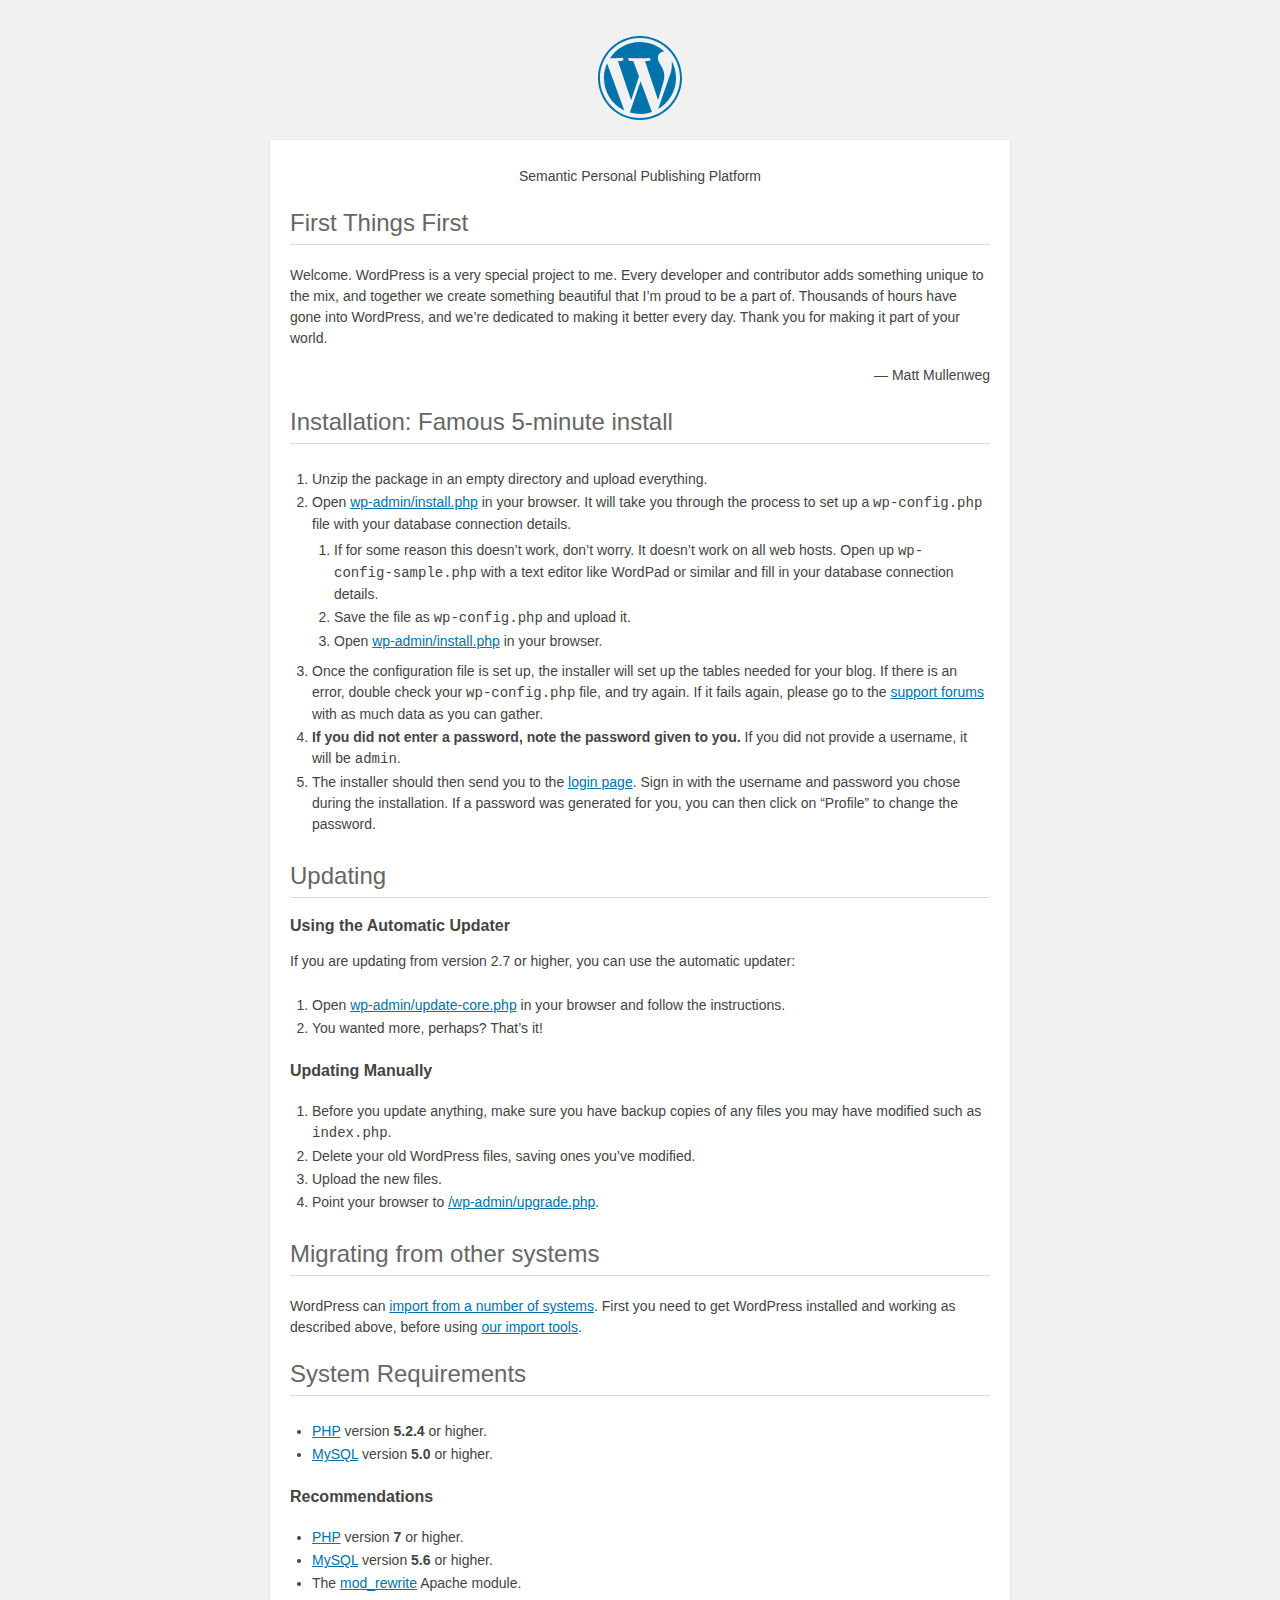
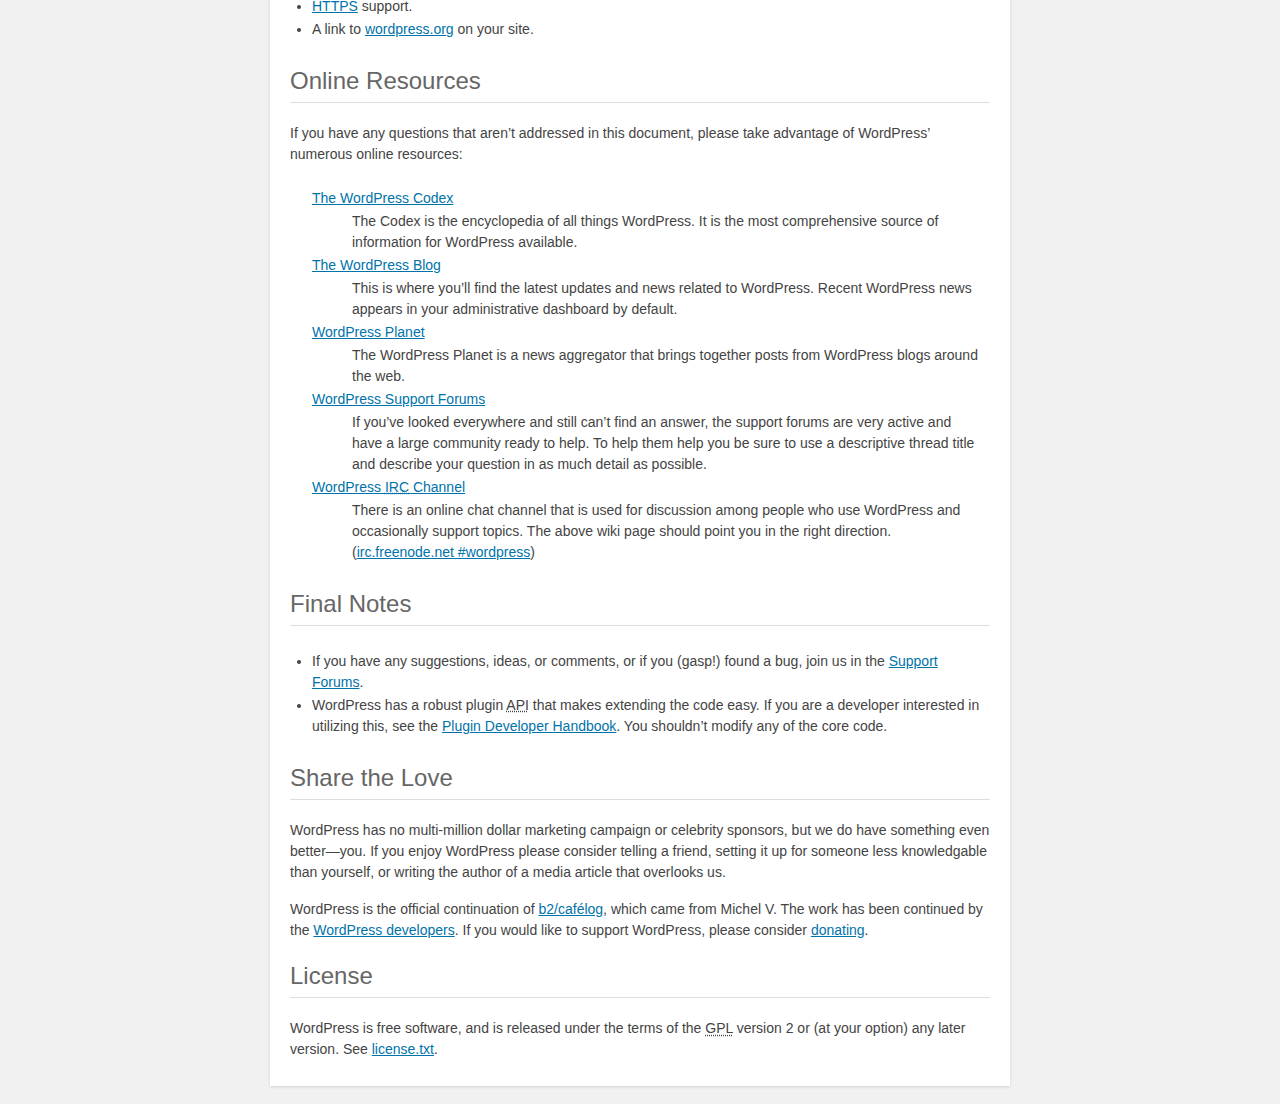
<file: readme.html>
<!DOCTYPE html>
<html>
<head>
	<meta name="viewport" content="width=device-width" />
	<meta http-equiv="Content-Type" content="text/html; charset=utf-8" />
	<title>WordPress &#8250; ReadMe</title>
	<link rel="stylesheet" href="wp-admin/css/install.css?ver=20100228" type="text/css" />
</head>
<body>
<h1 id="logo">
	<a href="https://wordpress.org/"><img alt="WordPress" src="wp-admin/images/wordpress-logo.png" /></a>
</h1>
<p style="text-align: center">Semantic Personal Publishing Platform</p>

<h2>First Things First</h2>
<p>Welcome. WordPress is a very special project to me. Every developer and contributor adds something unique to the mix, and together we create something beautiful that I&#8217;m proud to be a part of. Thousands of hours have gone into WordPress, and we&#8217;re dedicated to making it better every day. Thank you for making it part of your world.</p>
<p style="text-align: right">&#8212; Matt Mullenweg</p>

<h2>Installation: Famous 5-minute install</h2>
<ol>
	<li>Unzip the package in an empty directory and upload everything.</li>
	<li>Open <span class="file"><a href="wp-admin/install.php">wp-admin/install.php</a></span> in your browser. It will take you through the process to set up a <code>wp-config.php</code> file with your database connection details.
		<ol>
			<li>If for some reason this doesn&#8217;t work, don&#8217;t worry. It doesn&#8217;t work on all web hosts. Open up <code>wp-config-sample.php</code> with a text editor like WordPad or similar and fill in your database connection details.</li>
			<li>Save the file as <code>wp-config.php</code> and upload it.</li>
			<li>Open <span class="file"><a href="wp-admin/install.php">wp-admin/install.php</a></span> in your browser.</li>
		</ol>
	</li>
	<li>Once the configuration file is set up, the installer will set up the tables needed for your blog. If there is an error, double check your <code>wp-config.php</code> file, and try again. If it fails again, please go to the <a href="https://wordpress.org/support/" title="WordPress support">support forums</a> with as much data as you can gather.</li>
	<li><strong>If you did not enter a password, note the password given to you.</strong> If you did not provide a username, it will be <code>admin</code>.</li>
	<li>The installer should then send you to the <a href="wp-login.php">login page</a>. Sign in with the username and password you chose during the installation. If a password was generated for you, you can then click on &#8220;Profile&#8221; to change the password.</li>
</ol>

<h2>Updating</h2>
<h3>Using the Automatic Updater</h3>
<p>If you are updating from version 2.7 or higher, you can use the automatic updater:</p>
<ol>
	<li>Open <span class="file"><a href="wp-admin/update-core.php">wp-admin/update-core.php</a></span> in your browser and follow the instructions.</li>
	<li>You wanted more, perhaps? That&#8217;s it!</li>
</ol>

<h3>Updating Manually</h3>
<ol>
	<li>Before you update anything, make sure you have backup copies of any files you may have modified such as <code>index.php</code>.</li>
	<li>Delete your old WordPress files, saving ones you&#8217;ve modified.</li>
	<li>Upload the new files.</li>
	<li>Point your browser to <span class="file"><a href="wp-admin/upgrade.php">/wp-admin/upgrade.php</a>.</span></li>
</ol>

<h2>Migrating from other systems</h2>
<p>WordPress can <a href="https://codex.wordpress.org/Importing_Content">import from a number of systems</a>. First you need to get WordPress installed and working as described above, before using <a href="wp-admin/import.php" title="Import to WordPress">our import tools</a>.</p>

<h2>System Requirements</h2>
<ul>
	<li><a href="https://secure.php.net/">PHP</a> version <strong>5.2.4</strong> or higher.</li>
	<li><a href="https://www.mysql.com/">MySQL</a> version <strong>5.0</strong> or higher.</li>
</ul>

<h3>Recommendations</h3>
<ul>
	<li><a href="https://secure.php.net/">PHP</a> version <strong>7</strong> or higher.</li>
	<li><a href="https://www.mysql.com/">MySQL</a> version <strong>5.6</strong> or higher.</li>
	<li>The <a href="https://httpd.apache.org/docs/2.2/mod/mod_rewrite.html">mod_rewrite</a> Apache module.</li>
	<li><a href="https://wordpress.org/news/2016/12/moving-toward-ssl/">HTTPS</a> support.</li>
	<li>A link to <a href="https://wordpress.org/">wordpress.org</a> on your site.</li>
</ul>

<h2>Online Resources</h2>
<p>If you have any questions that aren&#8217;t addressed in this document, please take advantage of WordPress&#8217; numerous online resources:</p>
<dl>
	<dt><a href="https://codex.wordpress.org/">The WordPress Codex</a></dt>
		<dd>The Codex is the encyclopedia of all things WordPress. It is the most comprehensive source of information for WordPress available.</dd>
	<dt><a href="https://wordpress.org/news/">The WordPress Blog</a></dt>
		<dd>This is where you&#8217;ll find the latest updates and news related to WordPress. Recent WordPress news appears in your administrative dashboard by default.</dd>
	<dt><a href="https://planet.wordpress.org/">WordPress Planet</a></dt>
		<dd>The WordPress Planet is a news aggregator that brings together posts from WordPress blogs around the web.</dd>
	<dt><a href="https://wordpress.org/support/">WordPress Support Forums</a></dt>
		<dd>If you&#8217;ve looked everywhere and still can&#8217;t find an answer, the support forums are very active and have a large community ready to help. To help them help you be sure to use a descriptive thread title and describe your question in as much detail as possible.</dd>
	<dt><a href="https://codex.wordpress.org/IRC">WordPress <abbr title="Internet Relay Chat">IRC</abbr> Channel</a></dt>
		<dd>There is an online chat channel that is used for discussion among people who use WordPress and occasionally support topics. The above wiki page should point you in the right direction. (<a href="irc://irc.freenode.net/wordpress">irc.freenode.net #wordpress</a>)</dd>
</dl>

<h2>Final Notes</h2>
<ul>
	<li>If you have any suggestions, ideas, or comments, or if you (gasp!) found a bug, join us in the <a href="https://wordpress.org/support/">Support Forums</a>.</li>
	<li>WordPress has a robust plugin <abbr title="application programming interface">API</abbr> that makes extending the code easy. If you are a developer interested in utilizing this, see the <a href="https://developer.wordpress.org/plugins/">Plugin Developer Handbook</a>. You shouldn&#8217;t modify any of the core code.</li>
</ul>

<h2>Share the Love</h2>
<p>WordPress has no multi-million dollar marketing campaign or celebrity sponsors, but we do have something even better&#8212;you. If you enjoy WordPress please consider telling a friend, setting it up for someone less knowledgable than yourself, or writing the author of a media article that overlooks us.</p>

<p>WordPress is the official continuation of <a href="http://cafelog.com/">b2/caf&#233;log</a>, which came from Michel V. The work has been continued by the <a href="https://wordpress.org/about/">WordPress developers</a>. If you would like to support WordPress, please consider <a href="https://wordpress.org/donate/" title="Donate to WordPress">donating</a>.</p>

<h2>License</h2>
<p>WordPress is free software, and is released under the terms of the <abbr title="GNU General Public License">GPL</abbr> version 2 or (at your option) any later version. See <a href="license.txt">license.txt</a>.</p>

</body>
</html>
</file>
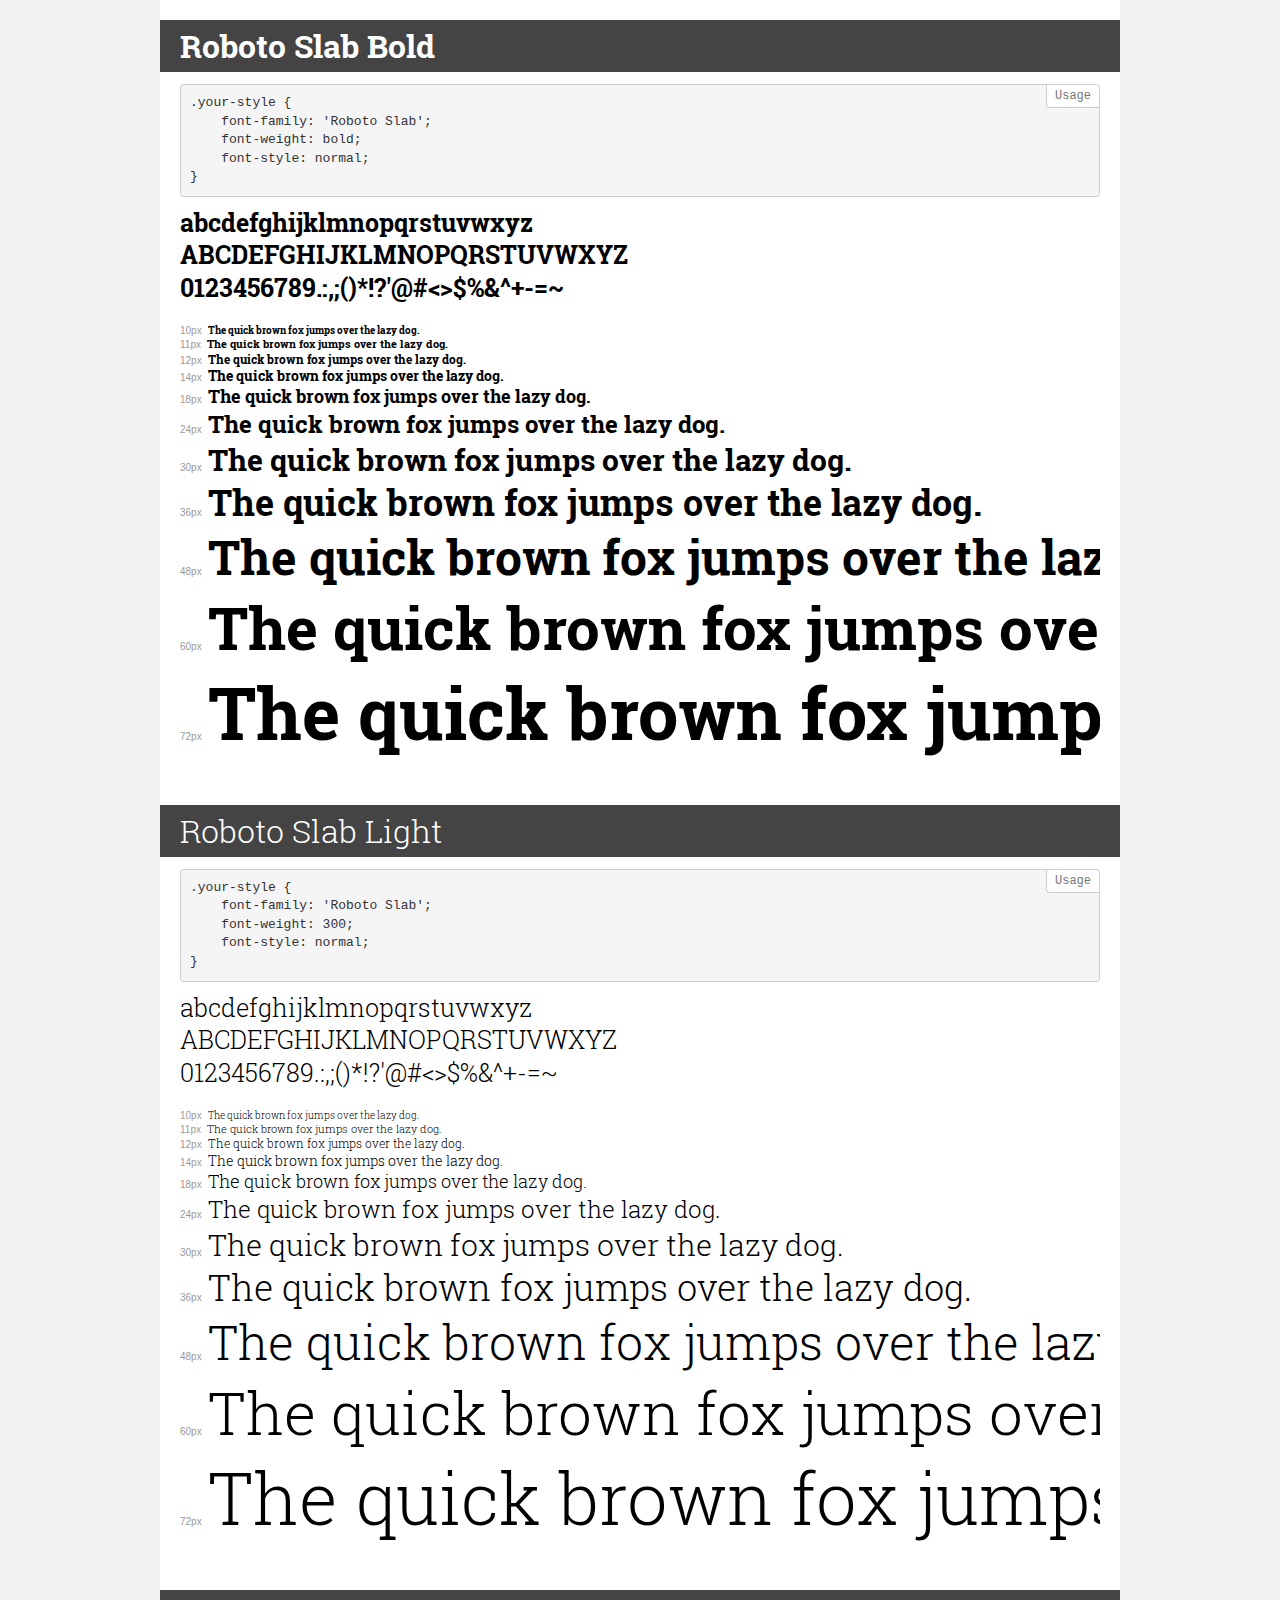
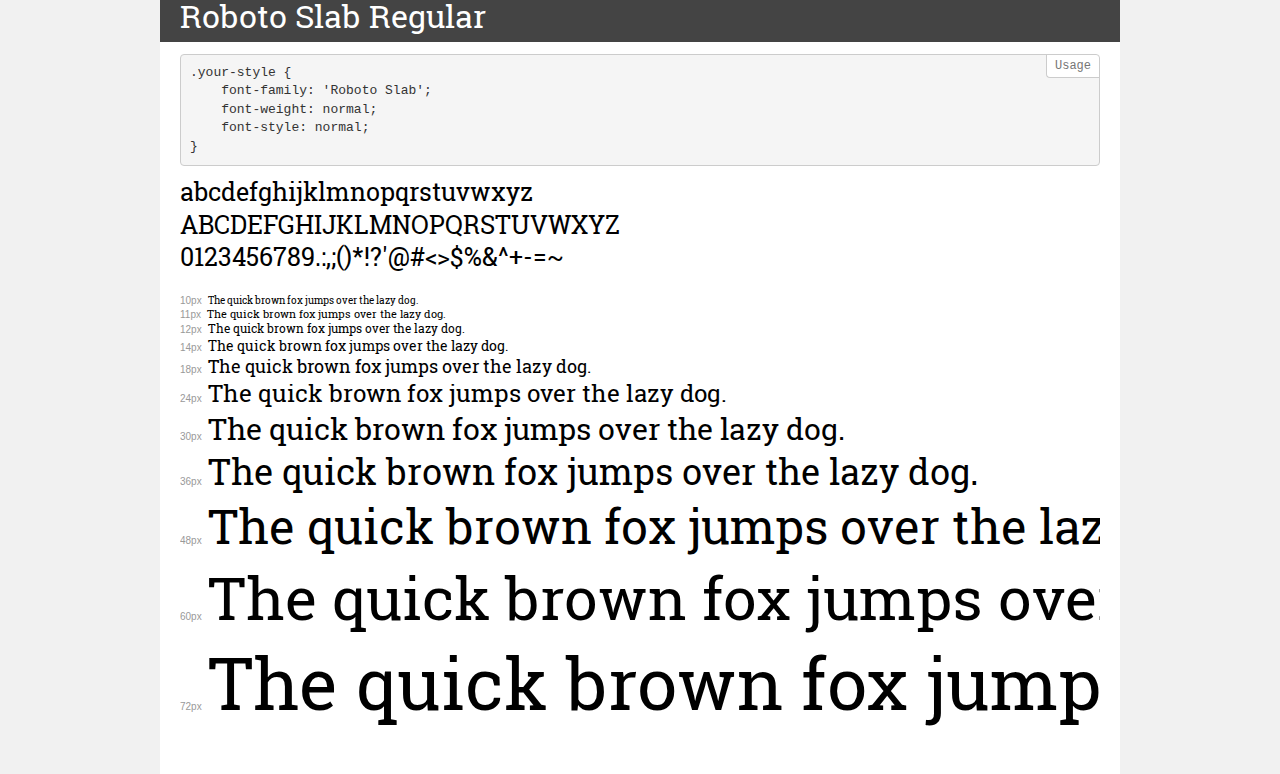
<file: wp-content/themes/wp_starter/assets/fonts/demo.html>
<!DOCTYPE html>
<html>
<head>
    <meta charset="utf-8">
    <meta http-equiv="X-UA-Compatible" content="IE=edge">
    <meta name="viewport" content="width=device-width, initial-scale=1">
    <meta name="robots" content="noindex, noarchive">
    <title>Transfonter demo</title>
    <link href="stylesheet.css" rel="stylesheet">
    <style>
        /*
        http://meyerweb.com/eric/tools/css/reset/
        v2.0 | 20110126
        License: none (public domain)
        */
        html, body, div, span, applet, object, iframe,
        h1, h2, h3, h4, h5, h6, p, blockquote, pre,
        a, abbr, acronym, address, big, cite, code,
        del, dfn, em, img, ins, kbd, q, s, samp,
        small, strike, strong, sub, sup, tt, var,
        b, u, i, center,
        dl, dt, dd, ol, ul, li,
        fieldset, form, label, legend,
        table, caption, tbody, tfoot, thead, tr, th, td,
        article, aside, canvas, details, embed,
        figure, figcaption, footer, header, hgroup,
        menu, nav, output, ruby, section, summary,
        time, mark, audio, video {
            margin: 0;
            padding: 0;
            border: 0;
            font-size: 100%;
            font: inherit;
            vertical-align: baseline;
        }
        /* HTML5 display-role reset for older browsers */
        article, aside, details, figcaption, figure,
        footer, header, hgroup, menu, nav, section {
            display: block;
        }
        body {
            line-height: 1;
        }
        ol, ul {
            list-style: none;
        }
        blockquote, q {
            quotes: none;
        }
        blockquote:before, blockquote:after,
        q:before, q:after {
            content: '';
            content: none;
        }
        table {
            border-collapse: collapse;
            border-spacing: 0;
        }
        /* common styles */
        body {
            background: #f1f1f1;
            color: #000;
        }
        .page {
            background: #fff;
            width: 920px;
            margin: 0 auto;
            padding: 20px 20px 0 20px;
            overflow: hidden;
        }
        .font-container {
            overflow-x: auto;
            overflow-y: hidden;
            margin-bottom: 40px;
            line-height: 1.3;
            white-space: nowrap;
            padding-bottom: 5px;
        }
        h1 {
            position: relative;
            background: #444;
            font-size: 32px;
            color: #fff;
            padding: 10px 20px;
            margin: 0 -20px 12px -20px;
        }
        .letters {
            font-size: 25px;
            margin-bottom: 20px;
        }
        .s10:before {
            content: '10px';
        }
        .s11:before {
            content: '11px';
        }
        .s12:before {
            content: '12px';
        }
        .s14:before {
            content: '14px';
        }
        .s18:before {
            content: '18px';
        }
        .s24:before {
            content: '24px';
        }
        .s30:before {
            content: '30px';
        }
        .s36:before {
            content: '36px';
        }
        .s48:before {
            content: '48px';
        }
        .s60:before {
            content: '60px';
        }
        .s72:before {
            content: '72px';
        }
        .s10:before, .s11:before, .s12:before, .s14:before,
        .s18:before, .s24:before, .s30:before, .s36:before,
        .s48:before, .s60:before, .s72:before {
            font-family: Arial, sans-serif;
            font-size: 10px;
            font-weight: normal;
            font-style: normal;
            color: #999;
            padding-right: 6px;
        }
        pre {
            display: block;
            position: relative;
            padding: 9px;
            margin: 0 0 10px;
            font-family: Monaco, Menlo, Consolas, "Courier New", monospace !important;
            font-size: 13px;
            line-height: 1.428571429;
            color: #333;
            font-weight: normal !important;
            font-style: normal !important;
            background-color: #f5f5f5;
            border: 1px solid #ccc;
            overflow-x: auto;
            border-radius: 4px;
        }
        pre:after {
            display: block;
            position: absolute;
            right: 0;
            top: 0;
            content: 'Usage';
            line-height: 1;
            padding: 5px 8px;
            font-size: 12px;
            color: #767676;
            background-color: #fff;
            border: 1px solid #ccc;
            border-right: none;
            border-top: none;
            border-radius: 0 4px 0 4px;
            z-index: 10;
        }
        /* responsive */
        @media (max-width: 959px) {
            .page {
                width: auto;
                margin: 0;
            }
        }
    </style>
</head>
<body>
<div class="page">
    <div class="demo" style="font-family: 'Roboto Slab'; font-weight: bold; font-style: normal;">
        <h1>Roboto Slab Bold</h1>
        <pre>.your-style {
    font-family: 'Roboto Slab';
    font-weight: bold;
    font-style: normal;
}</pre>
        <div class="font-container">
            <p class="letters">
                abcdefghijklmnopqrstuvwxyz<br>
ABCDEFGHIJKLMNOPQRSTUVWXYZ<br>
                0123456789.:,;()*!?'@#<>$%&^+-=~
            </p>
            <p class="s10" style="font-size: 10px;">The quick brown fox jumps over the lazy dog.</p>
            <p class="s11" style="font-size: 11px;">The quick brown fox jumps over the lazy dog.</p>
            <p class="s12" style="font-size: 12px;">The quick brown fox jumps over the lazy dog.</p>
            <p class="s14" style="font-size: 14px;">The quick brown fox jumps over the lazy dog.</p>
            <p class="s18" style="font-size: 18px;">The quick brown fox jumps over the lazy dog.</p>
            <p class="s24" style="font-size: 24px;">The quick brown fox jumps over the lazy dog.</p>
            <p class="s30" style="font-size: 30px;">The quick brown fox jumps over the lazy dog.</p>
            <p class="s36" style="font-size: 36px;">The quick brown fox jumps over the lazy dog.</p>
            <p class="s48" style="font-size: 48px;">The quick brown fox jumps over the lazy dog.</p>
            <p class="s60" style="font-size: 60px;">The quick brown fox jumps over the lazy dog.</p>
            <p class="s72" style="font-size: 72px;">The quick brown fox jumps over the lazy dog.</p>
        </div>
    </div>
    <div class="demo" style="font-family: 'Roboto Slab'; font-weight: 300; font-style: normal;">
        <h1>Roboto Slab Light</h1>
        <pre>.your-style {
    font-family: 'Roboto Slab';
    font-weight: 300;
    font-style: normal;
}</pre>
        <div class="font-container">
            <p class="letters">
                abcdefghijklmnopqrstuvwxyz<br>
ABCDEFGHIJKLMNOPQRSTUVWXYZ<br>
                0123456789.:,;()*!?'@#<>$%&^+-=~
            </p>
            <p class="s10" style="font-size: 10px;">The quick brown fox jumps over the lazy dog.</p>
            <p class="s11" style="font-size: 11px;">The quick brown fox jumps over the lazy dog.</p>
            <p class="s12" style="font-size: 12px;">The quick brown fox jumps over the lazy dog.</p>
            <p class="s14" style="font-size: 14px;">The quick brown fox jumps over the lazy dog.</p>
            <p class="s18" style="font-size: 18px;">The quick brown fox jumps over the lazy dog.</p>
            <p class="s24" style="font-size: 24px;">The quick brown fox jumps over the lazy dog.</p>
            <p class="s30" style="font-size: 30px;">The quick brown fox jumps over the lazy dog.</p>
            <p class="s36" style="font-size: 36px;">The quick brown fox jumps over the lazy dog.</p>
            <p class="s48" style="font-size: 48px;">The quick brown fox jumps over the lazy dog.</p>
            <p class="s60" style="font-size: 60px;">The quick brown fox jumps over the lazy dog.</p>
            <p class="s72" style="font-size: 72px;">The quick brown fox jumps over the lazy dog.</p>
        </div>
    </div>
    <div class="demo" style="font-family: 'Roboto Slab'; font-weight: normal; font-style: normal;">
        <h1>Roboto Slab Regular</h1>
        <pre>.your-style {
    font-family: 'Roboto Slab';
    font-weight: normal;
    font-style: normal;
}</pre>
        <div class="font-container">
            <p class="letters">
                abcdefghijklmnopqrstuvwxyz<br>
ABCDEFGHIJKLMNOPQRSTUVWXYZ<br>
                0123456789.:,;()*!?'@#<>$%&^+-=~
            </p>
            <p class="s10" style="font-size: 10px;">The quick brown fox jumps over the lazy dog.</p>
            <p class="s11" style="font-size: 11px;">The quick brown fox jumps over the lazy dog.</p>
            <p class="s12" style="font-size: 12px;">The quick brown fox jumps over the lazy dog.</p>
            <p class="s14" style="font-size: 14px;">The quick brown fox jumps over the lazy dog.</p>
            <p class="s18" style="font-size: 18px;">The quick brown fox jumps over the lazy dog.</p>
            <p class="s24" style="font-size: 24px;">The quick brown fox jumps over the lazy dog.</p>
            <p class="s30" style="font-size: 30px;">The quick brown fox jumps over the lazy dog.</p>
            <p class="s36" style="font-size: 36px;">The quick brown fox jumps over the lazy dog.</p>
            <p class="s48" style="font-size: 48px;">The quick brown fox jumps over the lazy dog.</p>
            <p class="s60" style="font-size: 60px;">The quick brown fox jumps over the lazy dog.</p>
            <p class="s72" style="font-size: 72px;">The quick brown fox jumps over the lazy dog.</p>
        </div>
    </div>
</div>
</body>
</html>
</file>
<file: wp-admin/css/install.css>
html {
	background: #f1f1f1;
	margin: 0 20px;
}

body {
	background: #fff;
	color: #444;
	font-family: -apple-system, BlinkMacSystemFont, "Segoe UI", Roboto, Oxygen-Sans, Ubuntu, Cantarell, "Helvetica Neue", sans-serif;
	margin: 140px auto 25px;
	padding: 20px 20px 10px 20px;
	max-width: 700px;
	-webkit-font-smoothing: subpixel-antialiased;
	box-shadow: 0 1px 3px rgba(0,0,0,0.13);
}

a {
	color: #0073aa;
}

a:hover,
a:active {
	color: #00a0d2;
}

a:focus {
	color: #124964;
	box-shadow:
		0 0 0 1px #5b9dd9,
		0 0 2px 1px rgba(30, 140, 190, .8);
}

.ie8 a:focus {
	outline: #5b9dd9 solid 1px;
}

h1, h2 {
	border-bottom: 1px solid #ddd;
	clear: both;
	color: #666;
	font-size: 24px;
	padding: 0;
	padding-bottom: 7px;
	font-weight: 400;
}

h3 {
	font-size: 16px;
}

p, li, dd, dt {
	padding-bottom: 2px;
	font-size: 14px;
	line-height: 1.5;
}

code, .code {
	font-family: Consolas, Monaco, monospace;
}

ul, ol, dl {
	padding: 5px 5px 5px 22px;
}

a img {
	border:0
}
abbr {
	border: 0;
	font-variant: normal;
}

fieldset {
	border: 0;
	padding: 0;
	margin: 0;
}

label {
	cursor: pointer;
}

#logo {
	margin: 6px 0 14px 0;
	padding: 0 0 7px 0;
	border-bottom: none;
	text-align:center
}
#logo a {
	background-image: url(../images/w-logo-blue.png?ver=20131202);
	background-image: none, url(../images/wordpress-logo.svg?ver=20131107);
	background-size: 84px;
	background-position: center top;
	background-repeat: no-repeat;
	color: #444; /* same as login.css */
	height: 84px;
	font-size: 20px;
	font-weight: 400;
	line-height: 1.3em;
	margin: -130px auto 25px;
	padding: 0;
	text-decoration: none;
	width: 84px;
	text-indent: -9999px;
	outline: none;
	overflow: hidden;
	display: block;
}

#logo a:focus {
	box-shadow: none;
}

.step {
	margin: 20px 0 15px;
}
.step, th {
	text-align: left;
	padding: 0;
}
.language-chooser.wp-core-ui .step .button.button-large {
	height: 36px;
	font-size: 14px;
	line-height: 33px;
	vertical-align: middle;
}
textarea {
	border: 1px solid #ddd;
	font-family: -apple-system, BlinkMacSystemFont, "Segoe UI", Roboto, Oxygen-Sans, Ubuntu, Cantarell, "Helvetica Neue", sans-serif;
	width: 100%;
	box-sizing: border-box;
}

.form-table {
	border-collapse: collapse;
	margin-top: 1em;
	width: 100%;
}

.form-table td {
	margin-bottom: 9px;
	padding: 10px 20px 10px 0;
	font-size: 14px;
	vertical-align: top
}

.form-table th {
	font-size: 14px;
	text-align: left;
	padding: 10px 20px 10px 0;
	width: 140px;
	vertical-align: top;
}

.form-table code {
	line-height: 18px;
	font-size: 14px;
}

.form-table p {
	margin: 4px 0 0 0;
	font-size: 11px;
}

.form-table input {
	line-height: 20px;
	font-size: 15px;
	padding: 3px 5px;
	border: 1px solid #ddd;
	box-shadow: inset 0 1px 2px rgba(0,0,0,0.07);
}

input,
submit {
	font-family: -apple-system, BlinkMacSystemFont, "Segoe UI", Roboto, Oxygen-Sans, Ubuntu, Cantarell, "Helvetica Neue", sans-serif;
}

.form-table input[type=text],
.form-table input[type=email],
.form-table input[type=url],
.form-table input[type=password] {
	width: 206px;
}

.form-table th p {
	font-weight: 400;
}

.form-table.install-success th,
.form-table.install-success td {
	vertical-align: middle;
	padding: 16px 20px 16px 0;
}

.form-table.install-success td p {
	margin: 0;
	font-size: 14px;
}

.form-table.install-success td code {
	margin: 0;
	font-size: 18px;
}

#error-page {
	margin-top: 50px;
}

#error-page p {
	font-size: 14px;
	line-height: 18px;
	margin: 25px 0 20px;
}

#error-page code, .code {
	font-family: Consolas, Monaco, monospace;
}

.wp-hide-pw > .dashicons {
	line-height: inherit;
}

#pass-strength-result {
	background-color: #eee;
	border: 1px solid #ddd;
	color: #23282d;
	margin: -2px 5px 5px 0px;
	padding: 3px 5px;
	text-align: center;
	width: 218px;
	box-sizing: border-box;
	opacity: 0;
}

#pass-strength-result.short {
	background-color: #f1adad;
	border-color: #e35b5b;
	opacity: 1;
}

#pass-strength-result.bad {
	background-color: #fbc5a9;
	border-color: #f78b53;
	opacity: 1;
}

#pass-strength-result.good {
	background-color: #ffe399;
	border-color: #ffc733;
	opacity: 1;
}

#pass-strength-result.strong {
	background-color: #c1e1b9;
	border-color: #83c373;
	opacity: 1;
}

#pass1.short, #pass1-text.short {
	border-color: #e35b5b;
}

#pass1.bad, #pass1-text.bad {
	border-color: #f78b53;
}

#pass1.good, #pass1-text.good {
	border-color: #ffc733;
}

#pass1.strong, #pass1-text.strong {
	border-color: #83c373;
}

.pw-weak {
	display: none;
}

.message {
	border-left: 4px solid #dc3232;
	padding: .7em .6em;
	background-color: #fbeaea;
}

/* rtl:ignore */
#dbname,
#uname,
#pwd,
#dbhost,
#prefix,
#user_login,
#admin_email,
#pass1,
#pass2 {
	direction: ltr;
}

#pass1-text,
.show-password #pass1 {
	display: none;
}

.show-password #pass1-text
{
	display: inline-block;
}

.form-table span.description.important {
	font-size: 12px;
}


/* localization */
body.rtl,
.rtl textarea,
.rtl input,
.rtl submit {
	font-family: Tahoma, sans-serif;
}

:lang(he-il) body.rtl,
:lang(he-il) .rtl textarea,
:lang(he-il) .rtl input,
:lang(he-il) .rtl submit {
	font-family: Arial, sans-serif;
}

@media only screen and (max-width: 799px) {
	body {
		margin-top: 115px;
	}
	#logo a {
		margin: -125px auto 30px;
	}
}

@media screen and ( max-width: 782px ) {

	.form-table {
		margin-top: 0;
	}

	.form-table th,
	.form-table td {
		display: block;
		width: auto;
		vertical-align: middle;
	}

	.form-table th {
		padding: 20px 0 0;
	}

	.form-table td {
		padding: 5px 0;
		border: 0;
		margin: 0;
	}

	textarea,
	input {
		font-size: 16px;
	}

	.form-table td input[type="text"],
	.form-table td input[type="email"],
	.form-table td input[type="url"],
	.form-table td input[type="password"],
	.form-table td select,
	.form-table td textarea,
	.form-table span.description {
		width: 100%;
		font-size: 16px;
		line-height: 1.5;
		padding: 7px 10px;
		display: block;
		max-width: none;
		box-sizing: border-box;
	}

}

body.language-chooser {
	max-width: 300px;
}

.language-chooser select {
	padding: 8px;
	width: 100%;
	display: block;
	border: 1px solid #ddd;
	background-color: #fff;
	color: #32373c;
	font-size: 16px;
	font-family: Arial, sans-serif;
	font-weight: 400;
}

.language-chooser p {
	text-align: right;
}

.screen-reader-input,
.screen-reader-text {
	border: 0;
	clip: rect(1px, 1px, 1px, 1px);
	-webkit-clip-path: inset(50%);
	clip-path: inset(50%);
	height: 1px;
	margin: -1px;
	overflow: hidden;
	padding: 0;
	position: absolute;
	width: 1px;
	word-wrap: normal !important;
}

.spinner {
	background: url(../images/spinner.gif) no-repeat;
	background-size: 20px 20px;
	visibility: hidden;
	opacity: 0.7;
	filter: alpha(opacity=70);
	width: 20px;
	height: 20px;
	margin: 2px 5px 0;
}

.step .spinner {
	display: inline-block;
	vertical-align: middle;
	margin-right: 15px;
}

.button.hide-if-no-js,
.hide-if-no-js {
	display: none;
}

/**
 * HiDPI Displays
 */
@media print,
  (-webkit-min-device-pixel-ratio: 1.25),
  (min-resolution: 120dpi) {

	.spinner {
		background-image: url(../images/spinner-2x.gif);
	}

}
</file>
<file: wp-content/themes/wp_starter/assets/fonts/stylesheet.css>
/* This stylesheet generated by Transfonter (https://transfonter.org) on January 10, 2018 8:25 AM */

@font-face {
    font-family: 'Roboto Slab';
    src: url('RobotoSlab-Bold.eot');
    src: url('RobotoSlab-Bold.eot?#iefix') format('embedded-opentype'),
        url('RobotoSlab-Bold.woff2') format('woff2'),
        url('RobotoSlab-Bold.woff') format('woff'),
        url('RobotoSlab-Bold.ttf') format('truetype'),
        url('RobotoSlab-Bold.svg#RobotoSlab-Bold') format('svg');
    font-weight: bold;
    font-style: normal;
}

@font-face {
    font-family: 'Roboto Slab';
    src: url('RobotoSlab-Light.eot');
    src: url('RobotoSlab-Light.eot?#iefix') format('embedded-opentype'),
        url('RobotoSlab-Light.woff2') format('woff2'),
        url('RobotoSlab-Light.woff') format('woff'),
        url('RobotoSlab-Light.ttf') format('truetype'),
        url('RobotoSlab-Light.svg#RobotoSlab-Light') format('svg');
    font-weight: 300;
    font-style: normal;
}

@font-face {
    font-family: 'Roboto Slab';
    src: url('RobotoSlab-Regular.eot');
    src: url('RobotoSlab-Regular.eot?#iefix') format('embedded-opentype'),
        url('RobotoSlab-Regular.woff2') format('woff2'),
        url('RobotoSlab-Regular.woff') format('woff'),
        url('RobotoSlab-Regular.ttf') format('truetype'),
        url('RobotoSlab-Regular.svg#RobotoSlab-Regular') format('svg');
    font-weight: normal;
    font-style: normal;
}

@font-face {
    font-family: 'Lobster';
    src: url('Lobster-Regular.eot');
    src: url('Lobster-Regular.eot?#iefix') format('embedded-opentype'),
        url('Lobster-Regular.woff2') format('woff2'),
        url('Lobster-Regular.woff') format('woff'),
        url('Lobster-Regular.ttf') format('truetype');
    font-weight: normal;
    font-style: normal;
}
</file>
